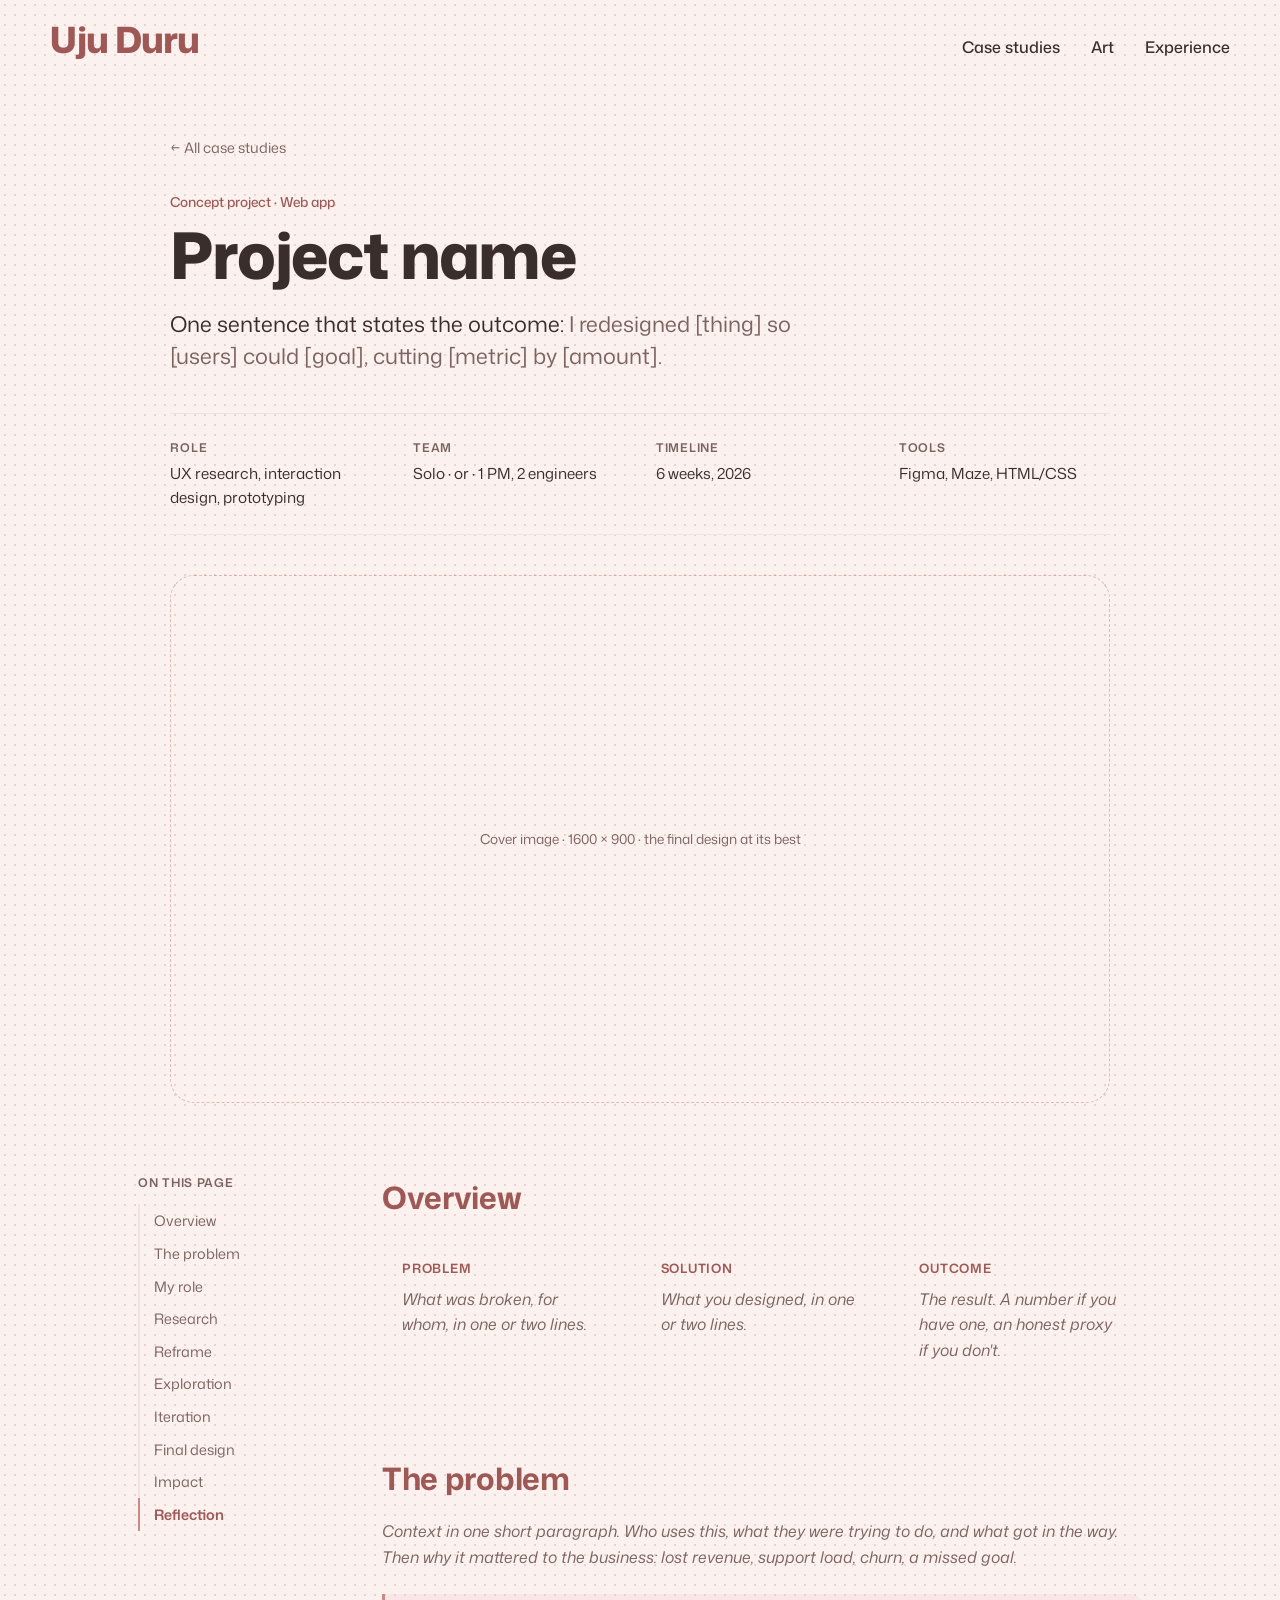
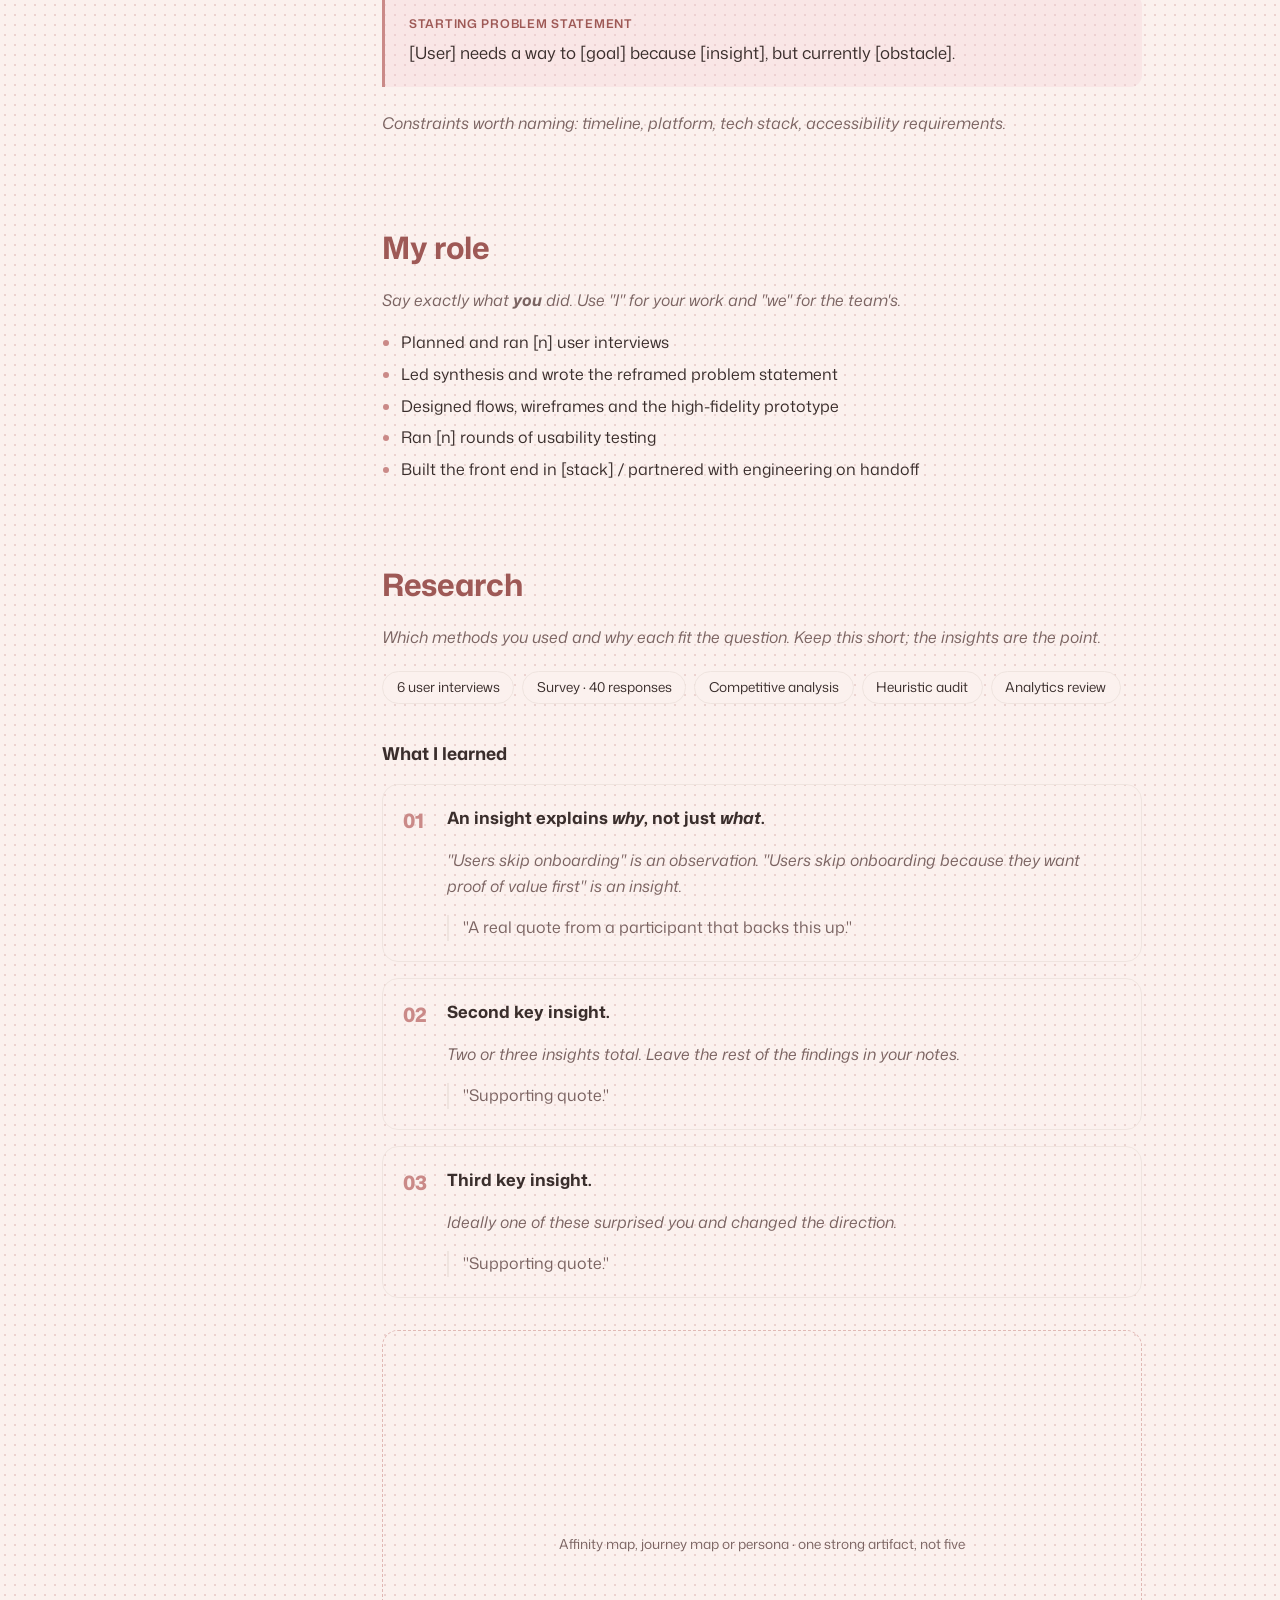
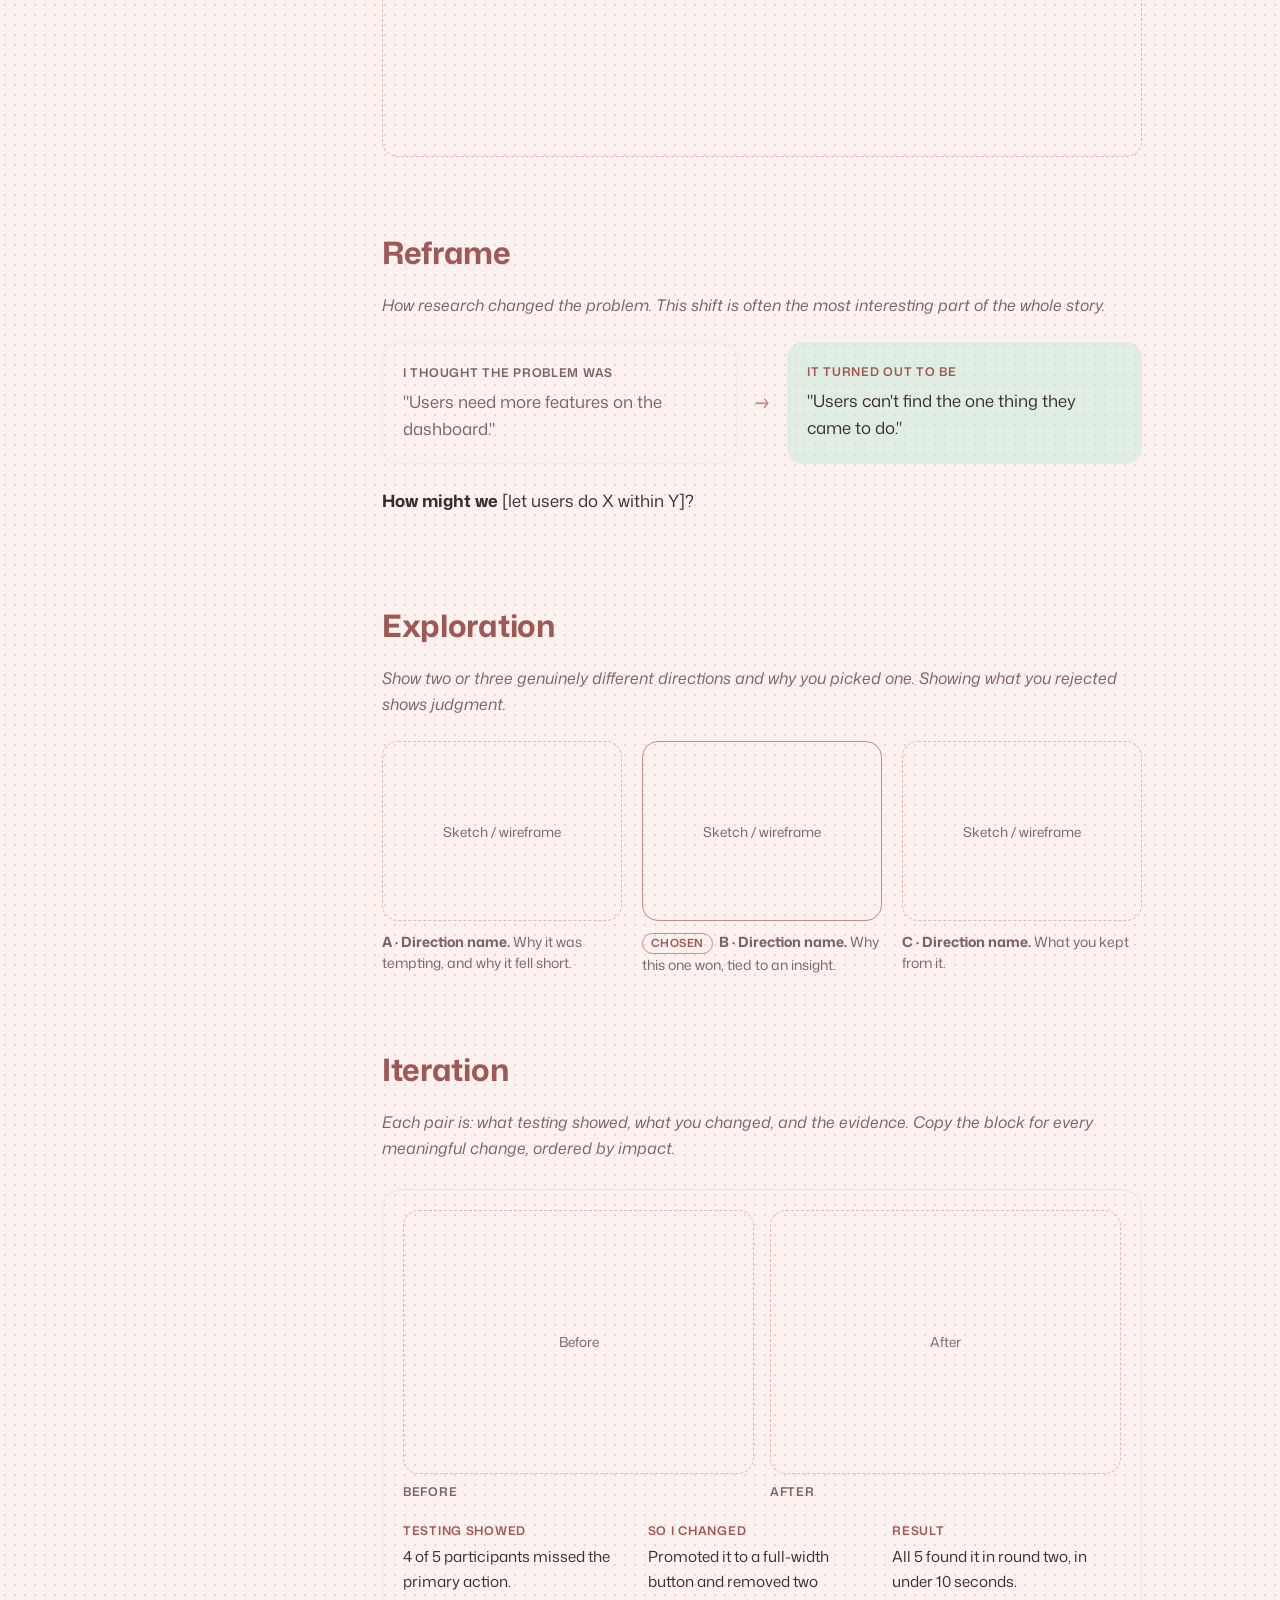
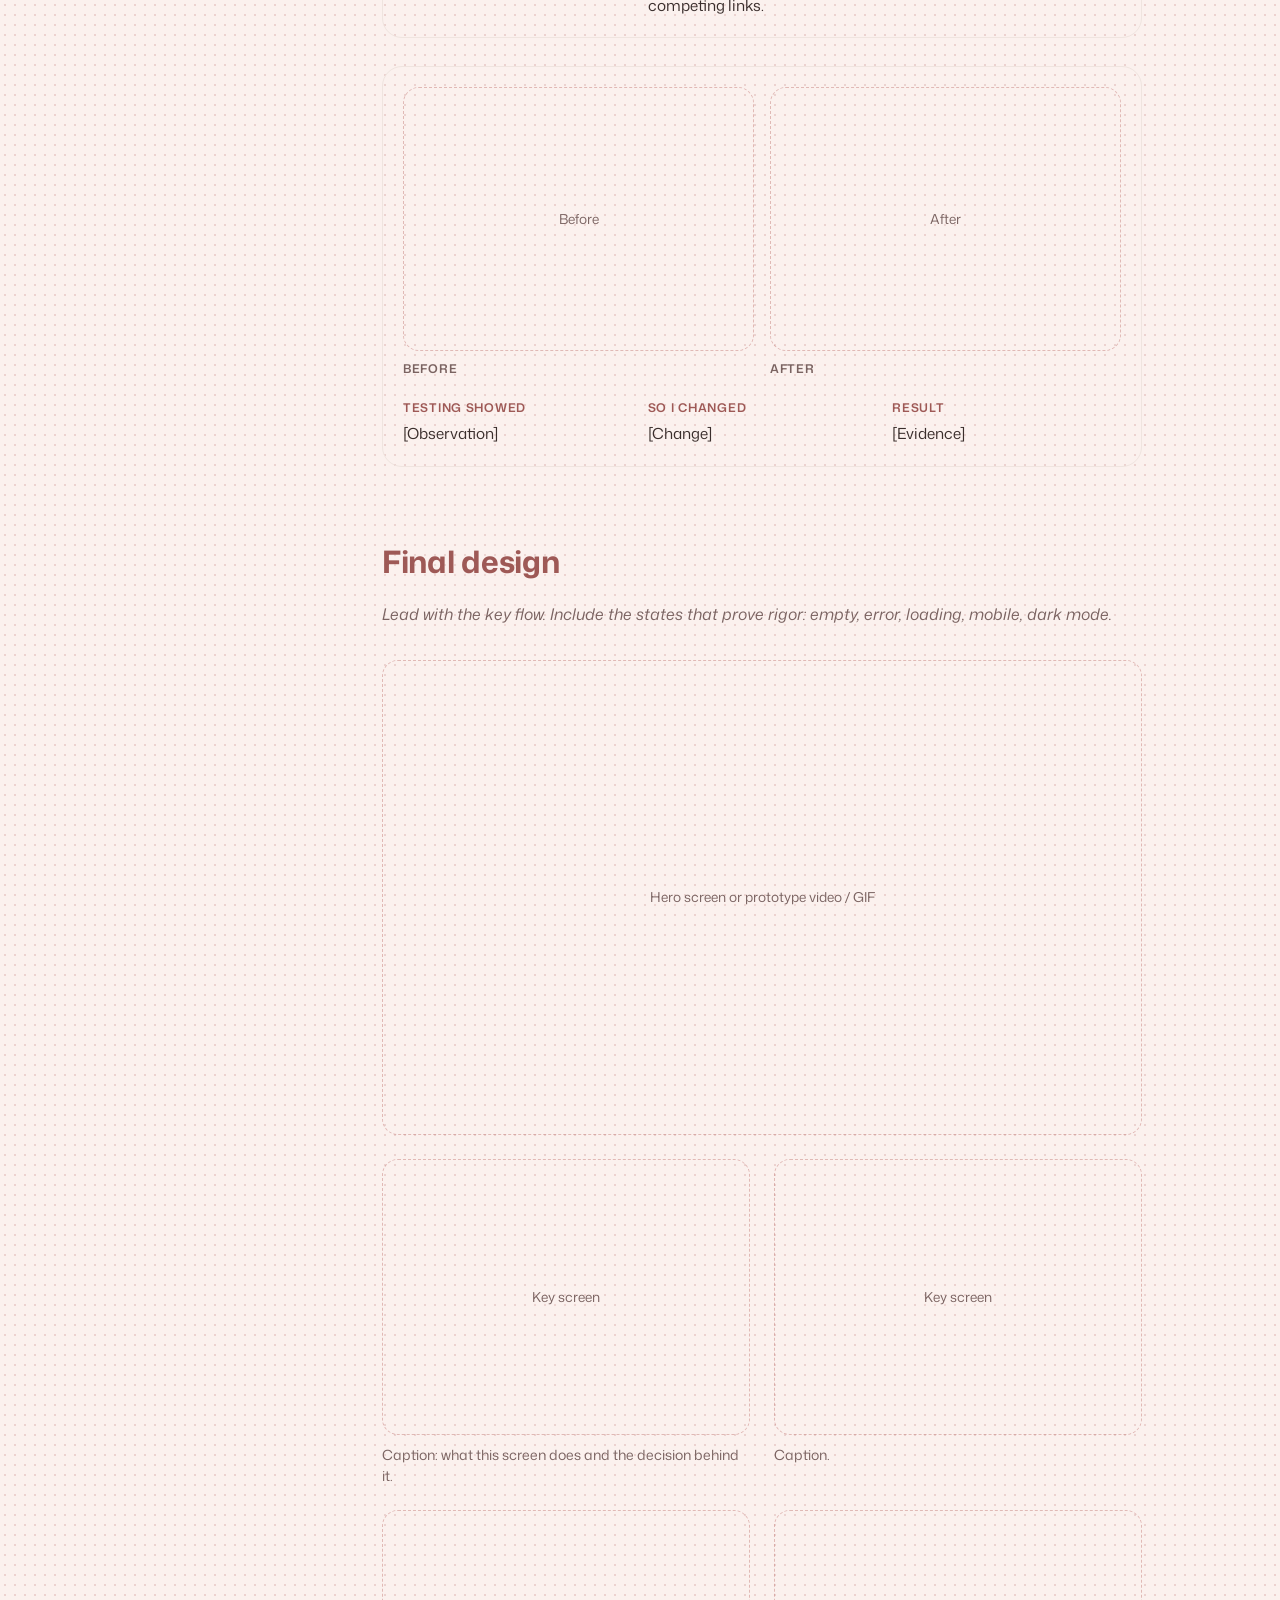
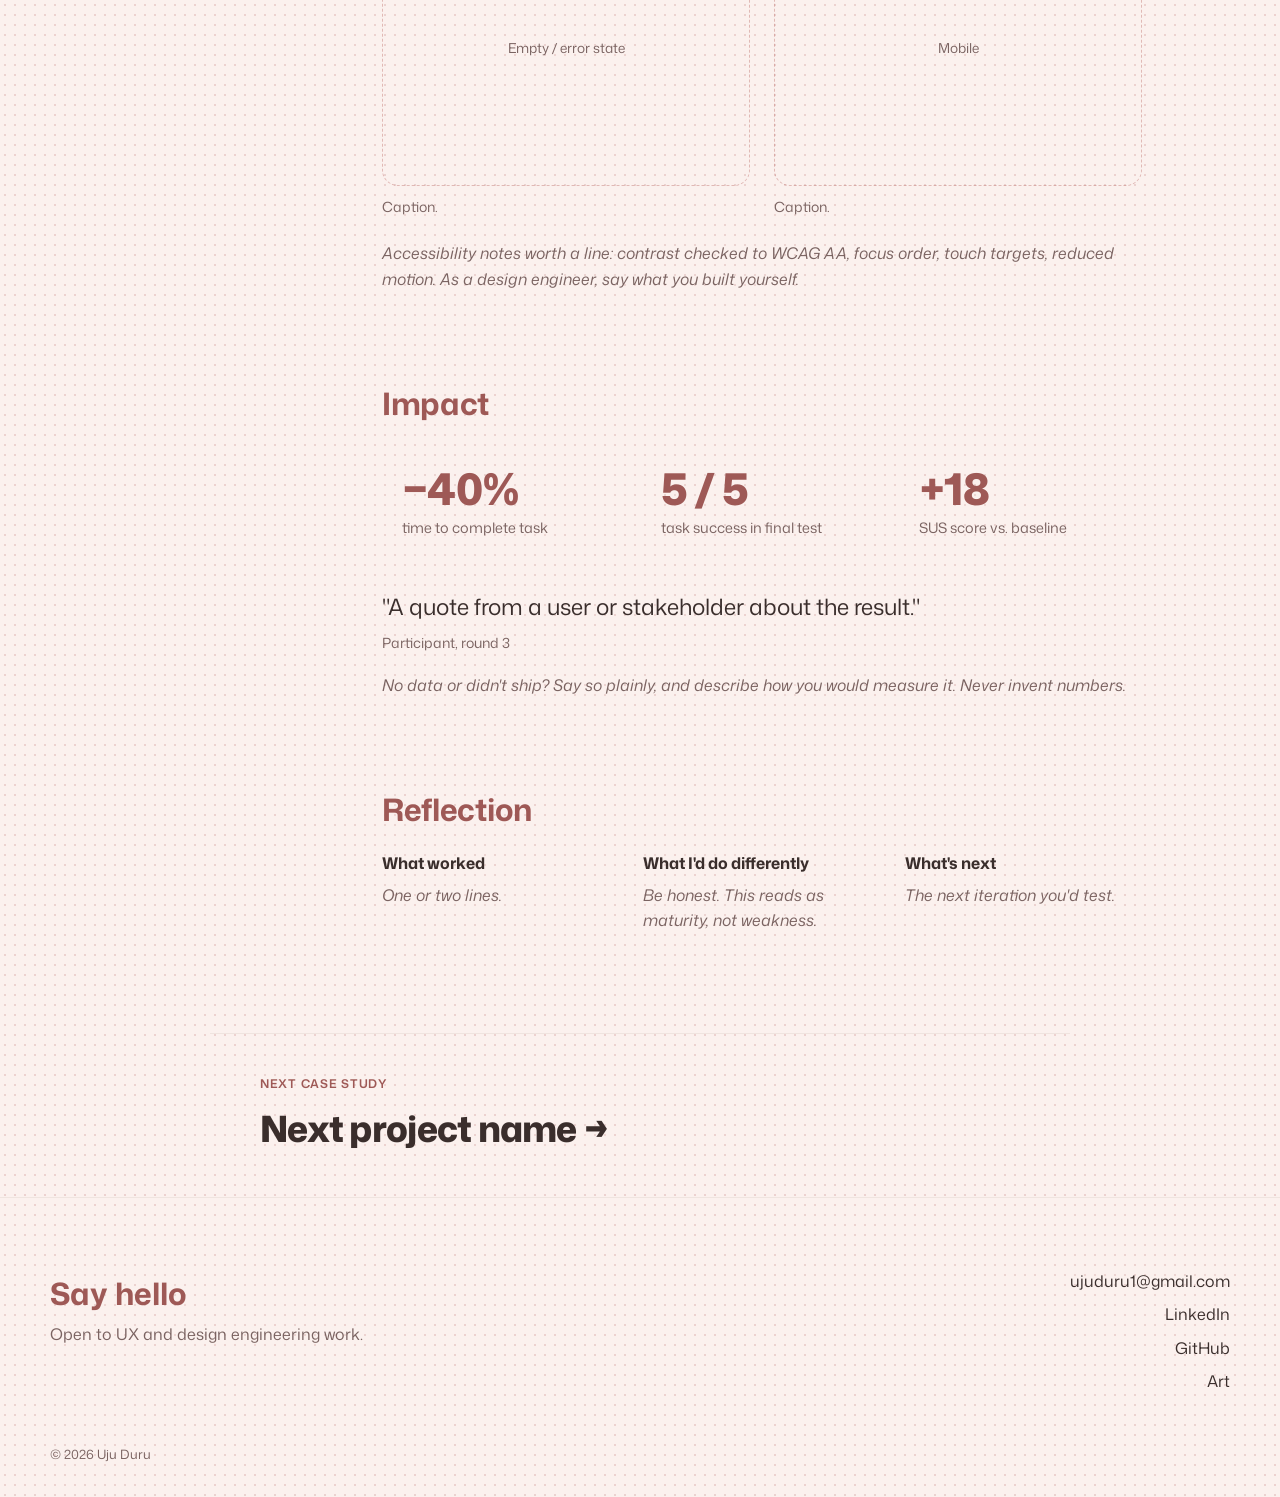
<file: case-studies/_template.html>
<!doctype html>
<html lang="en">
<head>
  <meta charset="utf-8">
  <meta name="viewport" content="width=device-width, initial-scale=1">
  <!-- TODO: project name -->
  <title>Project name — Uju Duru</title>
  <meta name="description" content="Case study: [one-line summary of the problem and outcome].">

  <link rel="preconnect" href="https://fonts.googleapis.com">
  <link rel="preconnect" href="https://fonts.gstatic.com" crossorigin>
  <link id="display-font" rel="stylesheet"
        href="https://fonts.googleapis.com/css2?family=Mona+Sans:wght@400;500;700;800&display=swap">

  <link rel="stylesheet" href="../css/style.css?v=7">
  <link rel="stylesheet" href="../css/case-study.css?v=1">
</head>
<body class="case">

<!-- ===================================================================
     CASE STUDY TEMPLATE
     How to use:
       1. Copy this file to case-studies/<slug>.html (e.g. activebuilding.html).
       2. Put images in assets/projects/<slug>/ and swap each .ph block for
          <figure><img src="../assets/projects/<slug>/x.png" alt="..."><figcaption>…</figcaption></figure>
       3. Replace every .hint paragraph with your own writing, then delete the hint.
       4. Point the card on index.html at the new page.
     Reviewers skim. Assume about two minutes per case study: lead with the outcome,
     caption every image, and cut anything that doesn't answer "why does this matter?"
     Confidential work: rename the product, round the numbers, rebuild screens
     with placeholder data. Keep the reasoning real.
     =================================================================== -->

  <header class="site-header">
    <a class="wordmark" href="../index.html">Uju Duru</a>
    <nav class="site-nav" aria-label="Main">
      <ul>
        <li><a href="../index.html#case-studies">Case studies</a></li>
        <li><a href="../index.html#art">Art</a></li>
        <li><a href="../index.html#experience">Experience</a></li>
      </ul>
    </nav>
  </header>

  <main>
    <!-- ============ HERO: what it is and how it ended, in ten seconds ============ -->
    <section class="cs-hero">
      <a class="cs-back" href="../index.html#case-studies">← All case studies</a>
      <p class="cs-eyebrow">Concept project · Web app</p>
      <h1 class="cs-title">Project name</h1>
      <p class="cs-lede">
        One sentence that states the outcome: <em>I redesigned [thing] so [users] could
        [goal], cutting [metric] by [amount].</em>
      </p>

      <dl class="cs-meta">
        <div><dt>Role</dt><dd>UX research, interaction design, prototyping</dd></div>
        <div><dt>Team</dt><dd>Solo · or · 1 PM, 2 engineers</dd></div>
        <div><dt>Timeline</dt><dd>6 weeks, 2026</dd></div>
        <div><dt>Tools</dt><dd>Figma, Maze, HTML/CSS</dd></div>
      </dl>

      <div class="ph ph-cover" role="img" aria-label="Placeholder for the cover image">
        <span>Cover image · 1600 × 900 · the final design at its best</span>
      </div>
    </section>

    <div class="cs-layout">
      <!-- ============ ON THIS PAGE: sticky on wide screens ============ -->
      <nav class="cs-toc" aria-label="On this page">
        <p class="cs-toc-title">On this page</p>
        <ol>
          <li><a href="#overview">Overview</a></li>
          <li><a href="#problem">The problem</a></li>
          <li><a href="#role">My role</a></li>
          <li><a href="#research">Research</a></li>
          <li><a href="#reframe">Reframe</a></li>
          <li><a href="#exploration">Exploration</a></li>
          <li><a href="#iteration">Iteration</a></li>
          <li><a href="#final">Final design</a></li>
          <li><a href="#impact">Impact</a></li>
          <li><a href="#reflection">Reflection</a></li>
        </ol>
      </nav>

      <article class="cs-body">

        <!-- ============ 1. OVERVIEW / TL;DR ============ -->
        <section id="overview" class="cs-section">
          <h2>Overview</h2>
          <div class="tldr">
            <div class="tldr-item">
              <h3>Problem</h3>
              <p class="hint">What was broken, for whom, in one or two lines.</p>
            </div>
            <div class="tldr-item">
              <h3>Solution</h3>
              <p class="hint">What you designed, in one or two lines.</p>
            </div>
            <div class="tldr-item">
              <h3>Outcome</h3>
              <p class="hint">The result. A number if you have one, an honest proxy if you don't.</p>
            </div>
          </div>
        </section>

        <!-- ============ 2. THE PROBLEM ============ -->
        <section id="problem" class="cs-section">
          <h2>The problem</h2>
          <p class="hint">
            Context in one short paragraph. Who uses this, what they were trying to do, and
            what got in the way. Then why it mattered to the business: lost revenue, support
            load, churn, a missed goal.
          </p>
          <blockquote class="cs-statement">
            <span class="label">Starting problem statement</span>
            [User] needs a way to [goal] because [insight], but currently [obstacle].
          </blockquote>
          <p class="hint">Constraints worth naming: timeline, platform, tech stack, accessibility requirements.</p>
        </section>

        <!-- ============ 3. MY ROLE ============ -->
        <section id="role" class="cs-section">
          <h2>My role</h2>
          <p class="hint">Say exactly what <strong>you</strong> did. Use "I" for your work and "we" for the team's.</p>
          <ul class="cs-list">
            <li>Planned and ran [n] user interviews</li>
            <li>Led synthesis and wrote the reframed problem statement</li>
            <li>Designed flows, wireframes and the high-fidelity prototype</li>
            <li>Ran [n] rounds of usability testing</li>
            <li>Built the front end in [stack] / partnered with engineering on handoff</li>
          </ul>
        </section>

        <!-- ============ 4. RESEARCH ============ -->
        <section id="research" class="cs-section">
          <h2>Research</h2>
          <p class="hint">Which methods you used and why each fit the question. Keep this short; the insights are the point.</p>
          <ul class="chips" aria-label="Methods">
            <li>6 user interviews</li>
            <li>Survey · 40 responses</li>
            <li>Competitive analysis</li>
            <li>Heuristic audit</li>
            <li>Analytics review</li>
          </ul>

          <h3 class="cs-sub">What I learned</h3>
          <div class="insights">
            <div class="insight">
              <span class="insight-num">01</span>
              <p class="insight-head">An insight explains <em>why</em>, not just <em>what</em>.</p>
              <p class="hint">"Users skip onboarding" is an observation. "Users skip onboarding because they want proof of value first" is an insight.</p>
              <p class="insight-quote">"A real quote from a participant that backs this up."</p>
            </div>
            <div class="insight">
              <span class="insight-num">02</span>
              <p class="insight-head">Second key insight.</p>
              <p class="hint">Two or three insights total. Leave the rest of the findings in your notes.</p>
              <p class="insight-quote">"Supporting quote."</p>
            </div>
            <div class="insight">
              <span class="insight-num">03</span>
              <p class="insight-head">Third key insight.</p>
              <p class="hint">Ideally one of these surprised you and changed the direction.</p>
              <p class="insight-quote">"Supporting quote."</p>
            </div>
          </div>

          <div class="ph ph-wide" role="img" aria-label="Placeholder for a synthesis artifact">
            <span>Affinity map, journey map or persona · one strong artifact, not five</span>
          </div>
        </section>

        <!-- ============ 5. REFRAME ============ -->
        <section id="reframe" class="cs-section">
          <h2>Reframe</h2>
          <p class="hint">How research changed the problem. This shift is often the most interesting part of the whole story.</p>
          <div class="reframe">
            <div class="reframe-card is-before">
              <span class="label">I thought the problem was</span>
              <p>"Users need more features on the dashboard."</p>
            </div>
            <span class="reframe-arrow" aria-hidden="true">→</span>
            <div class="reframe-card is-after">
              <span class="label">It turned out to be</span>
              <p>"Users can't find the one thing they came to do."</p>
            </div>
          </div>
          <p class="cs-hmw"><strong>How might we</strong> [let users do X within Y]?</p>
        </section>

        <!-- ============ 6. EXPLORATION ============ -->
        <section id="exploration" class="cs-section">
          <h2>Exploration</h2>
          <p class="hint">Show two or three genuinely different directions and why you picked one. Showing what you rejected shows judgment.</p>
          <div class="directions">
            <figure class="direction">
              <div class="ph" role="img" aria-label="Placeholder for direction A sketch"><span>Sketch / wireframe</span></div>
              <figcaption><strong>A · Direction name.</strong> Why it was tempting, and why it fell short.</figcaption>
            </figure>
            <figure class="direction is-chosen">
              <div class="ph" role="img" aria-label="Placeholder for direction B sketch"><span>Sketch / wireframe</span></div>
              <figcaption><span class="chosen-tag">Chosen</span><strong>B · Direction name.</strong> Why this one won, tied to an insight.</figcaption>
            </figure>
            <figure class="direction">
              <div class="ph" role="img" aria-label="Placeholder for direction C sketch"><span>Sketch / wireframe</span></div>
              <figcaption><strong>C · Direction name.</strong> What you kept from it.</figcaption>
            </figure>
          </div>
        </section>

        <!-- ============ 7. ITERATION — the heart of it ============ -->
        <section id="iteration" class="cs-section">
          <h2>Iteration</h2>
          <p class="hint">
            Each pair is: what testing showed, what you changed, and the evidence. Copy the
            block for every meaningful change, ordered by impact.
          </p>

          <div class="iteration">
            <div class="iter-pair">
              <figure>
                <div class="ph" role="img" aria-label="Placeholder for the before screen"><span>Before</span></div>
                <figcaption>Before</figcaption>
              </figure>
              <figure>
                <div class="ph" role="img" aria-label="Placeholder for the after screen"><span>After</span></div>
                <figcaption>After</figcaption>
              </figure>
            </div>
            <dl class="iter-why">
              <div><dt>Testing showed</dt><dd>4 of 5 participants missed the primary action.</dd></div>
              <div><dt>So I changed</dt><dd>Promoted it to a full-width button and removed two competing links.</dd></div>
              <div><dt>Result</dt><dd>All 5 found it in round two, in under 10 seconds.</dd></div>
            </dl>
          </div>

          <div class="iteration">
            <div class="iter-pair">
              <figure>
                <div class="ph" role="img" aria-label="Placeholder for the before screen"><span>Before</span></div>
                <figcaption>Before</figcaption>
              </figure>
              <figure>
                <div class="ph" role="img" aria-label="Placeholder for the after screen"><span>After</span></div>
                <figcaption>After</figcaption>
              </figure>
            </div>
            <dl class="iter-why">
              <div><dt>Testing showed</dt><dd>[Observation]</dd></div>
              <div><dt>So I changed</dt><dd>[Change]</dd></div>
              <div><dt>Result</dt><dd>[Evidence]</dd></div>
            </dl>
          </div>
        </section>

        <!-- ============ 8. FINAL DESIGN ============ -->
        <section id="final" class="cs-section">
          <h2>Final design</h2>
          <p class="hint">Lead with the key flow. Include the states that prove rigor: empty, error, loading, mobile, dark mode.</p>

          <div class="ph ph-wide ph-tall" role="img" aria-label="Placeholder for the hero screen or prototype video">
            <span>Hero screen or prototype video / GIF</span>
          </div>

          <div class="gallery">
            <figure>
              <div class="ph" role="img" aria-label="Placeholder for a key screen"><span>Key screen</span></div>
              <figcaption>Caption: what this screen does and the decision behind it.</figcaption>
            </figure>
            <figure>
              <div class="ph" role="img" aria-label="Placeholder for a key screen"><span>Key screen</span></div>
              <figcaption>Caption.</figcaption>
            </figure>
            <figure>
              <div class="ph" role="img" aria-label="Placeholder for an edge-case state"><span>Empty / error state</span></div>
              <figcaption>Caption.</figcaption>
            </figure>
            <figure>
              <div class="ph" role="img" aria-label="Placeholder for the mobile view"><span>Mobile</span></div>
              <figcaption>Caption.</figcaption>
            </figure>
          </div>

          <p class="hint">
            Accessibility notes worth a line: contrast checked to WCAG AA, focus order,
            touch targets, reduced motion. As a design engineer, say what you built yourself.
          </p>
        </section>

        <!-- ============ 9. IMPACT ============ -->
        <section id="impact" class="cs-section">
          <h2>Impact</h2>
          <div class="stats">
            <div class="stat"><span class="stat-num">−40%</span><span class="stat-label">time to complete task</span></div>
            <div class="stat"><span class="stat-num">5 / 5</span><span class="stat-label">task success in final test</span></div>
            <div class="stat"><span class="stat-num">+18</span><span class="stat-label">SUS score vs. baseline</span></div>
          </div>
          <blockquote class="cs-quote">
            "A quote from a user or stakeholder about the result."
            <cite>Participant, round 3</cite>
          </blockquote>
          <p class="hint">
            No data or didn't ship? Say so plainly, and describe how you would measure it.
            Never invent numbers.
          </p>
        </section>

        <!-- ============ 10. REFLECTION ============ -->
        <section id="reflection" class="cs-section">
          <h2>Reflection</h2>
          <div class="reflect">
            <div><h3>What worked</h3><p class="hint">One or two lines.</p></div>
            <div><h3>What I'd do differently</h3><p class="hint">Be honest. This reads as maturity, not weakness.</p></div>
            <div><h3>What's next</h3><p class="hint">The next iteration you'd test.</p></div>
          </div>
        </section>

      </article>
    </div>

    <!-- ============ NEXT PROJECT ============ -->
    <!-- TODO: point at the next case study -->
    <a class="cs-next" href="../index.html#case-studies">
      <span class="label">Next case study</span>
      <span class="cs-next-name">Next project name →</span>
    </a>
  </main>

  <footer class="site-footer">
    <div class="footer-inner">
      <div class="footer-say">
        <h2>Say hello</h2>
        <p>Open to UX and design engineering work.</p>
      </div>
      <ul class="footer-links">
        <li><a href="mailto:ujuduru1@gmail.com">ujuduru1@gmail.com</a></li>
        <li><a href="#" data-todo="linkedin url">LinkedIn</a></li>
        <li><a href="#" data-todo="github url">GitHub</a></li>
        <li><a href="#" data-todo="instagram / art url">Art</a></li>
      </ul>
    </div>
    <p class="footer-fine">© <span id="year">2026</span> Uju Duru</p>
  </footer>

  <script src="../js/site.js?v=7"></script>
  <script src="../js/case-study.js?v=1"></script>
</body>
</html>
</file>
<file: css/style.css>
/* ===========================================================
   Uju Duru — portfolio
   Tokens first. Replace the colour values with your Figma ones;
   nothing else needs to change.
   =========================================================== */

:root {
  /* --- Type ---------------------------------------------------
     Display font options (all on Google Fonts). To switch, change
     this value AND the <link> in index.html:
       'Albert Sans'      — clean, neutral, friendly
       'Alexandria'       — geometric, a little wide
       'Hanken Grotesk'   — grotesk, very legible
       'Maven Pro'        — rounded, playful
       'Merriweather Sans'— sturdy, humanist
       'Mona Sans'        — wide weight range, modern  ← current
       'MuseoModerno'     — the most playful of the seven
  */
  --font-display: 'Mona Sans', system-ui, -apple-system, sans-serif;
  --font-body: var(--font-display);

  --step-name: clamp(1.5rem, 1.1rem + 1.6vw, 2.25rem);
  --step-nav: clamp(0.9rem, 0.85rem + 0.2vw, 1rem);
  --step-h2: clamp(1.4rem, 1.2rem + 0.9vw, 2rem);

  /* --- Colour -------------------------------------------------
     Cream + pink. The pink has two jobs and two values, because
     #CA8A88 on #FFFDF8 is 2.75:1 — too low for body text (needs
     4.5:1) and even for large text (needs 3:1).
       --accent      #CA8A88  your pink, for rules, hovers, accents
       --accent-ink  #9E5956  same hue, darkened to 5.1:1, for pink TEXT
       --ink         #3A2E2C  warm near-black, 12.9:1, for reading
  */
  /* Page base. Three options, switchable with ?bg=cream | white | sky
     so you can compare them on the real page. */
  --cream: #FFFDF8;
  --white: #FFFFFF;
  --blush: #FBF1EE;
  --page: var(--blush);

  --bg: var(--page);
  --ink: #3A2E2C;
  --ink-soft: #7A6361;
  --rule: #EFE4DF;
  --accent: #CA8A88;
  --accent-ink: #9E5956;

  /* Dot grid, like sketchbook paper. A regular square grid rather than an
     offset one: dot-grid notebooks are square, and the even rhythm is what
     reads as "something you could draw on". */
  --dot: rgba(202, 138, 136, 0.30);
  --dot-gap: 10px;
  --dot-r: 0.9px;

  /* used by the project-card placeholder wash */
  --bubble-skin: rgba(255, 255, 255, 0.45);
  --bubble-edge: rgba(202, 138, 136, 0.55);

  /* Pastels, one per interest. Soft enough to sit on sky without
     competing with the sketch inside. */
  --p-lilac:  #D9CCF0;
  --p-sky:    #BFD8F2;
  --p-rose:   #F2C9D4;
  --p-peach:  #F7D4B8;
  --p-mint:   #BFE6D4;
  --p-butter: #F6E3A8;

  /* --- Layout ------------------------------------------------ */
  --gutter: clamp(1.25rem, 0.75rem + 3vw, 4rem);
  --header-pad: 1.25rem;   /* equal top and bottom */
  --measure: 68ch;
}

:root[data-bg="white"] { --page: var(--white); }
:root[data-bg="cream"] { --page: var(--cream); }

/* --- Dark: a night sky, not a brown room -------------------------------
   Deliberately NOT applied on bare `prefers-color-scheme: dark`. The site is
   light by default for everyone; dark arrives only when the visitor chooses
   it, or chooses "auto" and their system is dark. -------------------------- */
@media (prefers-color-scheme: dark) {
  :root[data-theme="auto"] {
    --bg: #121823;
    --ink: #EEF2F8;
    --ink-soft: #A9B4C4;
    --rule: #252E3C;
    --accent: #E0A5A2;
    --accent-ink: #E8B8B5;
    --dot: rgba(224, 165, 162, 0.22);
    --bubble-skin: rgba(232, 238, 247, 0.07);
    --bubble-edge: rgba(224, 165, 162, 0.5);
  }
}
:root[data-theme="dark"] {
  --bg: #121823;
  --ink: #EEF2F8;
  --ink-soft: #A9B4C4;
  --rule: #252E3C;
  --accent: #E0A5A2;
  --accent-ink: #E8B8B5;
  --dot: rgba(224, 165, 162, 0.22);
  --bubble-skin: rgba(232, 238, 247, 0.07);
  --bubble-edge: rgba(224, 165, 162, 0.5);
}

/* ---------- Reset-ish ---------- */
*, *::before, *::after { box-sizing: border-box; }
html { -webkit-text-size-adjust: 100%; }
body {
  margin: 0;
  background-color: var(--bg);
  background-image: radial-gradient(circle at center,
    var(--dot) var(--dot-r), transparent calc(var(--dot-r) + 0.5px));
  background-size: var(--dot-gap) var(--dot-gap);
  color: var(--ink);
  font-family: var(--font-body);
  font-size: 1rem;
  line-height: 1.6;
  -webkit-font-smoothing: antialiased;
}
img, svg { max-width: 100%; height: auto; display: block; }
a { color: inherit; }

.visually-hidden {
  position: absolute; width: 1px; height: 1px;
  padding: 0; margin: -1px; overflow: hidden;
  clip: rect(0 0 0 0); white-space: nowrap; border: 0;
}

/* ===========================================================
   HEADER — name left, links right, space-between
   =========================================================== */
.site-header {
  display: flex;
  justify-content: space-between;
  align-items: baseline;
  gap: 1.5rem;
  flex-wrap: wrap;
  padding: var(--header-pad) var(--gutter);
}

.wordmark {
  font-family: var(--font-display);
  font-size: var(--step-name);
  font-weight: 800;
  letter-spacing: -0.02em;
  text-decoration: none;
  line-height: 1.1;
}
.wordmark { color: var(--accent-ink); }
.wordmark:hover { color: var(--ink); }

.site-nav ul {
  display: flex;
  align-items: baseline;
  gap: clamp(1rem, 0.5rem + 1.8vw, 2.25rem);
  margin: 0; padding: 0;
  list-style: none;
}
.site-nav a {
  font-family: var(--font-display);
  font-size: var(--step-nav);
  font-weight: 500;
  text-decoration: none;
  padding-bottom: 2px;
  border-bottom: 1.5px solid transparent;
}
.site-nav a:hover,
.site-nav a:focus-visible { border-bottom-color: var(--accent); }

/* ===========================================================
   HERO — the sticker page
   =========================================================== */
/* The hero fills the screen below the header and centres itself in it, so the
   whole composition — Uju, the stickers, the hint and the controls — is visible
   the moment the page opens instead of running off the bottom. */
.scene {
  min-height: calc(100svh - 80px);
  display: flex;
  flex-direction: column;
  justify-content: center;
  padding: clamp(0.5rem, 1vw, 1.5rem) var(--gutter) clamp(1rem, 2vw, 2rem);
}

.stage {
  position: relative;
  /* Height-led rather than width-led: the stage takes what the viewport has
     left over, and its width follows from the ratio. */
  height: min(calc(100svh - 240px), 760px);
  width: 100%;
  max-width: 1800px;
  margin-inline: auto;
  min-height: 360px;
  /* container-type: size exposes cqh as well as cqw. Stickers are sized from
     the stage's HEIGHT so the arc keeps its proportions when the stage gets
     wider, instead of swelling with the width. */
  container-type: size;
}

/* Uju: drawn into the paper. No border, no shadow, no lift — the one thing
   on this page that cannot be peeled off. */
.me {
  position: absolute;
  inset: 50% auto auto 50%;
  /* The drawing's bounding box is centred but its ink is not: the knees and
     legs carry the weight to the right, putting the visual centre 10.3% of the
     width right of the box centre. Nudging left by that much balances the gap
     to the stickers on each side. */
  translate: -57.9% -50%;
  height: 71%;
  width: auto;
  max-width: 56%;
  margin: 0;
}
.me img { height: 100%; width: auto; object-fit: contain; }
.me .placeholder-note { display: none; }
.me.is-placeholder {
  aspect-ratio: 1;
  display: grid;
  place-items: center;
  border: 1.5px dashed var(--rule);
  border-radius: 50%;
}
.me.is-placeholder .placeholder-note {
  display: block;
  font-size: 0.8rem;
  color: var(--ink-soft);
}

/* ---------- Sticker placement ----------
   Kept here rather than inline so the mobile block below can
   override it; inline styles would win over any media query.
   --size drives the LONGEST edge, so a wide drawing needs a bigger
   box to end up the same height as a tall one. */
.sticker[data-sound="reading"] { --x: 23.9%; --y: 18.3%; --tilt: -13deg; --size: clamp(58px, 29.17cqh, 321px); }
.sticker[data-sound="singing"] { --x: 13.8%; --y: 52.1%; --tilt: 10deg; --size: clamp(50px, 25.00cqh, 275px); }
.sticker[data-sound="drawing"] { --x: 26.3%; --y: 80.6%; --tilt: -4deg; --size: clamp(50px, 25.00cqh, 275px); }
.sticker[data-sound="plane"] { --x: 76.1%; --y: 18.3%; --tilt: 6deg; --size: clamp(50px, 25.00cqh, 275px); }
.sticker[data-sound="guitar"] { --x: 86.2%; --y: 52.1%; --tilt: -15deg; --size: clamp(50px, 25.00cqh, 275px); }
.sticker[data-sound="games"] { --x: 73.7%; --y: 80.6%; --tilt: 12deg; --size: clamp(58px, 29.09cqh, 320px); }

@media (max-width: 560px) {
  .sticker[data-sound="reading"] { --x: 29%; --size: clamp(44px, 22.17cqh, 244px); }
  .sticker[data-sound="singing"] { --x: 17%; --size: clamp(38px, 19.00cqh, 209px); }
  .sticker[data-sound="drawing"] { --x: 27%; --size: clamp(38px, 19.00cqh, 209px); }
  .sticker[data-sound="plane"] { --x: 71%; --size: clamp(38px, 19.00cqh, 209px); }
  .sticker[data-sound="guitar"] { --x: 83%; --size: clamp(38px, 19.00cqh, 209px); }
  .sticker[data-sound="games"] { --x: 73%; --size: clamp(44px, 22.11cqh, 243px); }
}

/* ---------- Stickers ---------- */
.sticker[data-sound="reading"] { --tint: var(--p-lilac); }
.sticker[data-sound="plane"]   { --tint: var(--p-sky); }
.sticker[data-sound="singing"] { --tint: var(--p-rose); }
.sticker[data-sound="drawing"] { --tint: var(--p-peach); }
.sticker[data-sound="guitar"]  { --tint: var(--p-butter); }
.sticker[data-sound="games"]   { --tint: var(--p-mint); }

.sticker {
  position: absolute;
  left: var(--x);
  top: var(--y);
  width: var(--size);
  height: var(--size);
  translate: -50% -50%;
  rotate: var(--tilt, 0deg);     /* stickers are never applied straight */
  padding: 0;
  border: 0;
  background: none;
  font: inherit;
  cursor: grab;
}

/* The die cut: a white edge around the art, the way a cut sticker keeps a
   margin of backing. The lift happens on this inner layer so the outer one
   stays free to carry the sticker across to the tray. */
.sticker-inner {
  display: grid;
  place-items: center;
  width: 100%;
  height: 100%;
  border-radius: 24%;
  background: color-mix(in srgb, var(--tint) 34%, #FFFFFF);
  border: 4px solid #FFFFFF;
  box-shadow: 0 2px 4px rgba(58, 46, 44, 0.16);
  transform-origin: 14% 14%;
  transition: transform 220ms cubic-bezier(0.2, 0.7, 0.3, 1), box-shadow 220ms ease;
  will-change: transform;
}

/* Hover is the invitation; the click commits. Rotating about the top-left
   origin lifts the opposite corner toward the reader. */
.sticker:hover .sticker-inner,
.sticker:focus-visible .sticker-inner {
  transform: perspective(620px) rotate3d(-1, 1, 0, 17deg) translateZ(6px);
  box-shadow: 0 12px 20px rgba(58, 46, 44, 0.20);
}

/* One sticker starts already peeled a little, which teaches the whole
   interaction without a word of instruction. */
.sticker[data-started] .sticker-inner {
  transform: perspective(620px) rotate3d(-1, 1, 0, 11deg) translateZ(3px);
  box-shadow: 0 8px 14px rgba(58, 46, 44, 0.18);
}

/* No hover on touch, so every sticker wears a lifted corner at rest. */
@media (hover: none) {
  .sticker .sticker-inner {
    transform: perspective(620px) rotate3d(-1, 1, 0, 10deg) translateZ(3px);
    box-shadow: 0 8px 14px rgba(58, 46, 44, 0.18);
  }
}

.sticker:focus-visible { outline: 2px solid var(--accent); outline-offset: 4px; }
.sticker:active { cursor: grabbing; }

.sticker-art {
  width: 64%;
  height: 64%;
  object-fit: contain;
  pointer-events: none;
  user-select: none;
  /* drop-shadow traces the artwork's alpha rather than its box, so once the
     die cut is drawn into the PNG the shadow follows the cut edge. */
  filter: drop-shadow(0 2px 3px rgba(58, 46, 44, 0.18));
  transition: filter 220ms ease;
}

/* A coloured glow behind the art on hover — the sticker catching the light. */
.sticker:hover .sticker-art,
.sticker:focus-visible .sticker-art {
  filter:
    drop-shadow(0 6px 10px rgba(58, 46, 44, 0.22))
    drop-shadow(0 0 9px color-mix(in srgb, var(--tint) 75%, transparent));
}

/* The gloss sweep. Masked by the artwork's own alpha (--art, set in JS from
   whichever file actually loaded), so the highlight runs across the sticker
   shape instead of a rectangle — which is what makes it read as laminate. */
.sticker-shine {
  position: absolute;
  width: 64%;
  height: 64%;
  pointer-events: none;
  opacity: 0;
  background: linear-gradient(105deg,
    transparent 38%,
    rgba(255, 255, 255, 0.78) 48%,
    rgba(255, 255, 255, 0.95) 51%,
    transparent 62%);
  background-size: 260% 100%;
  background-position: 140% 0;
  mask-image: var(--art, none);
  mask-size: contain;
  mask-position: center;
  mask-repeat: no-repeat;
  -webkit-mask-image: var(--art, none);
  -webkit-mask-size: contain;
  -webkit-mask-position: center;
  -webkit-mask-repeat: no-repeat;
  transition: opacity 180ms ease;
}
.sticker:hover .sticker-shine,
.sticker:focus-visible .sticker-shine {
  opacity: 1;
  animation: shine-sweep 820ms cubic-bezier(0.3, 0.6, 0.3, 1);
}
@keyframes shine-sweep {
  from { background-position: 140% 0; }
  to   { background-position: -45% 0; }
}

/* A second, slower glimmer on the sticker that rests already lifted, so the
   one teaching the interaction also catches the eye. */
.sticker[data-started] .sticker-shine {
  opacity: 0.55;
  animation: shine-sweep 2.6s cubic-bezier(0.3, 0.6, 0.3, 1) 1.2s 2;
}

/* Always in the accessibility tree; visible only when a drawing is missing. */
.sticker-label {
  position: absolute;
  width: 1px; height: 1px;
  margin: -1px; padding: 0;
  overflow: hidden;
  clip: rect(0 0 0 0);
  white-space: nowrap;
}
.sticker.no-art .sticker-shine { display: none; }
.sticker.no-art .sticker-label {
  position: static;
  width: auto; height: auto;
  margin: 0; overflow: visible;
  clip: auto; white-space: normal;
  font-size: 0.8rem;
  color: var(--ink);
}

/* ---------------------------------------------------------------
   CONTOUR ART
   When the drawings carry their own white die cut, every bit of chrome
   underneath them is wrong — the sticker should BE the shape, with no
   white space of its own. Set data-art="contour" on <body> and the
   circle, the pastel fill and the card shadow all drop away, leaving the
   artwork, a shadow tracing its cut edge, and the gloss.

   It sits on <body> rather than .stage so the tray copies change too;
   otherwise peeled stickers would land as circles.
   --------------------------------------------------------------- */
.sticker[data-art="contour"] .sticker-inner,
body[data-art="contour"] .sticker-inner {
  background: none;
  border: 0;
  box-shadow: none;
  border-radius: 0;
}
.sticker[data-art="contour"] .sticker-art,
.sticker[data-art="contour"] .sticker-shine,
body[data-art="contour"] .sticker-art,
body[data-art="contour"] .sticker-shine {
  width: 100%;
  height: 100%;
}
/* The lift shadow is a box-shadow on a square element. With no square to cast
   it, it shows as a floating rectangle around transparent art — most obvious on
   the book, which is wide and pale. In contour mode the lift is carried by a
   drop-shadow on the artwork instead, which follows the drawn edge.

   These selectors are deliberately long: they have to out-weigh
   .sticker:hover .sticker-inner and .sticker[data-started] .sticker-inner,
   which are more specific than the plain contour rule above. */
body[data-art="contour"] .sticker .sticker-inner,
body[data-art="contour"] .sticker:hover .sticker-inner,
body[data-art="contour"] .sticker:focus-visible .sticker-inner,
body[data-art="contour"] .sticker[data-started] .sticker-inner {
  box-shadow: none;
}
body[data-art="contour"] .sticker[data-started] .sticker-art {
  filter: drop-shadow(0 6px 9px rgba(58, 46, 44, 0.22));
}
body[data-art="contour"] .sticker:hover .sticker-art,
body[data-art="contour"] .sticker:focus-visible .sticker-art {
  filter:
    drop-shadow(0 9px 14px rgba(58, 46, 44, 0.26))
    drop-shadow(0 0 9px color-mix(in srgb, var(--tint) 70%, transparent));
}

.tray-item[data-art="contour"],
body[data-art="contour"] .tray-item {
  background: none;
  border: 0;
  box-shadow: none;
  border-radius: 0;
}
.tray-item[data-art="contour"] img,
body[data-art="contour"] .tray-item img {
  width: 100%;
  height: 100%;
}

/* The peel: the inner layer curls up, the outer one carries it to the tray.
   --fly-x / --fly-y are measured in JS, so the sticker lands where the tray is. */
.sticker.is-peeling {
  pointer-events: none;
  z-index: 5;
  animation: sticker-fly 640ms cubic-bezier(0.4, 0.05, 0.3, 1) forwards;
}
.sticker.is-peeling .sticker-inner {
  animation: sticker-curl 640ms cubic-bezier(0.4, 0.05, 0.3, 1) forwards;
}
@keyframes sticker-curl {
  0%   { transform: perspective(620px) rotate3d(-1, 1, 0, 17deg) translateZ(6px); }
  45%  { transform: perspective(620px) rotate3d(-1, 1, 0, 68deg) translateZ(26px); }
  100% { transform: perspective(620px) rotate3d(-1, 1, 0, 104deg) translateZ(34px); }
}
@keyframes sticker-fly {
  0%   { transform: none; opacity: 1; }
  70%  { opacity: 1; }
  100% { transform: translate(var(--fly-x, 0px), var(--fly-y, 0px)) scale(0.42); opacity: 0; }
}

.sticker[hidden] { display: none; }

/* ---------- The tray ---------- */
/* Nothing has been peeled yet, so there is nothing to show. It appears on the
   first peel, which also keeps the hero inside one screen. */
.tray.is-empty { display: none; }

.tray {
  max-width: 1100px;
  margin: clamp(1.5rem, 1rem + 2vw, 3rem) auto 0;
  perspective: 700px;
}
.tray-label {
  margin: 0 0 0.5rem;
  font-size: 0.85rem;
  color: var(--ink-soft);
}
.tray-count { opacity: 0.7; }

/* A shallow dish rather than a flat strip: tipped back a few degrees with an
   inner shadow, so peeled stickers look dropped in rather than lined up. */
.tray-items {
  display: flex;
  align-items: center;
  gap: 0.4rem;
  min-height: 86px;
  margin: 0;
  padding: 0.75rem 1rem;
  list-style: none;
  border: 1.5px dashed var(--rule);
  border-radius: 16px;
  box-shadow: inset 0 8px 16px rgba(58, 46, 44, 0.07);
  transform: rotateX(9deg);
  transform-origin: bottom center;
}
.tray-item {
  width: 54px;
  height: 54px;
  display: grid;
  place-items: center;
  border-radius: 24%;
  background: color-mix(in srgb, var(--tint) 34%, #FFFFFF);
  border: 3px solid #FFFFFF;
  box-shadow: 0 2px 5px rgba(58, 46, 44, 0.18);
  rotate: var(--tilt, 0deg);
  animation: tray-drop 260ms cubic-bezier(0.2, 0.8, 0.3, 1) backwards;
}
.tray-item img { width: 64%; height: 64%; object-fit: contain; }
@keyframes tray-drop {
  from { transform: translateY(-14px) scale(1.15); opacity: 0; }
  to   { transform: none; opacity: 1; }
}
.tray-restick { margin-top: 0.75rem; }

@media (prefers-reduced-motion: reduce) {
  .sticker-shine { animation: none; }
  .sticker-inner,
  .sticker.is-peeling,
  .sticker.is-peeling .sticker-inner,
  .tray-item { animation-duration: 1ms; transition-duration: 1ms; }
}

.scene-hint {
  text-align: center;
  color: var(--ink-soft);
  font-size: 0.9rem;
  margin: 1.5rem 0 0;
}

/* ===========================================================
   SECTION STUBS
   =========================================================== */
.band {
  padding: clamp(3rem, 2rem + 4vw, 6rem) var(--gutter);
  border-top: 1px solid var(--rule);
  margin-top: clamp(3rem, 2rem + 4vw, 6rem);
}
.band:first-of-type { margin-top: clamp(4rem, 3rem + 5vw, 8rem); }
.band h2 {
  color: var(--accent-ink);
  font-family: var(--font-display);
  font-size: var(--step-h2);
  font-weight: 700;
  letter-spacing: -0.01em;
  margin: 0 0 0.5rem;
}
.todo { color: var(--ink-soft); max-width: var(--measure); margin: 0; }

/* ===========================================================
   FOOTER
   =========================================================== */
.site-footer {
  border-top: 1px solid var(--rule);
  padding: clamp(2.5rem, 2rem + 3vw, 4.5rem) var(--gutter) 2rem;
}
.footer-inner {
  display: flex;
  justify-content: space-between;
  align-items: flex-start;
  flex-wrap: wrap;
  gap: 2rem;
}
.footer-say h2 {
  color: var(--accent-ink);
  font-family: var(--font-display);
  font-size: var(--step-h2);
  font-weight: 700;
  margin: 0 0 0.25rem;
}
.footer-say p { margin: 0; color: var(--ink-soft); }

.footer-links {
  display: flex;
  flex-direction: column;
  gap: 0.5rem;
  margin: 0; padding: 0;
  list-style: none;
  text-align: right;
}
.footer-links a {
  font-size: var(--step-nav);
  text-decoration: none;
  border-bottom: 1.5px solid transparent;
}
.footer-links a:hover,
.footer-links a:focus-visible { border-bottom-color: var(--accent); }

.footer-fine {
  margin: clamp(2rem, 1.5rem + 2vw, 3.5rem) 0 0;
  font-size: 0.8rem;
  color: var(--ink-soft);
}

@media (max-width: 560px) {
  /* A narrow stage is taller than it is wide, so the figure goes back to being
     width-led and gives some room back to the stickers. */
  .stage { height: auto; width: 100%; aspect-ratio: 3 / 4; }
  .me { height: auto; width: min(46%, 300px); max-width: none; }
  .me img { height: auto; width: 100%; }
  .site-header { align-items: flex-start; }
  .footer-links { text-align: left; }
  .stage { aspect-ratio: 3 / 4; }
}

/* ===========================================================
   MUTE — the storyboard asks for a visible control, and browsers
   block audio until someone interacts with the page anyway.
   =========================================================== */
.scene-controls {
  display: flex;
  justify-content: center;
  gap: 0.5rem;
  margin-top: 0.75rem;
}
.pill {
  padding: 0.35rem 0.9rem;
  font: inherit;
  font-size: 0.8rem;
  color: var(--ink-soft);
  background: transparent;
  border: 1px solid var(--rule);
  border-radius: 999px;
  cursor: pointer;
}
.pill:hover { border-color: var(--accent); color: var(--ink); }
.pill:focus-visible { outline: 2px solid var(--accent); outline-offset: 2px; }
.pill .mute-off { display: none; }
.pill[aria-pressed="true"] .mute-on { display: none; }
.pill[aria-pressed="true"] .mute-off { display: inline; }

/* ===========================================================
   CASE STUDY CARDS — swipe, scroll or use the arrows
   The track runs edge to edge so the next card peeks in from
   the right; that peek is what tells people it swipes.
   =========================================================== */
.band-carousel { padding-inline: 0; }

.band-head {
  display: flex;
  justify-content: space-between;
  align-items: center;
  gap: 1rem;
  padding-inline: var(--gutter);
  margin-bottom: clamp(1.25rem, 1rem + 1vw, 2rem);
}
.band-head h2 { margin: 0; }

.carousel-arrows { display: flex; gap: 0.5rem; }
.is-static .carousel-arrows { visibility: hidden; }

.arrow {
  display: grid;
  place-items: center;
  width: 44px;
  height: 44px;
  padding: 0;
  color: var(--ink);
  background: transparent;
  border: 1px solid var(--rule);
  border-radius: 50%;
  cursor: pointer;
  transition: border-color 150ms ease, background 150ms ease;
}
.arrow svg {
  width: 20px; height: 20px;
  fill: none; stroke: currentColor;
  stroke-width: 1.75; stroke-linecap: round; stroke-linejoin: round;
}
.arrow:hover:not(:disabled) {
  border-color: var(--accent);
  background: color-mix(in srgb, var(--accent) 14%, transparent);
}
.arrow:focus-visible { outline: 2px solid var(--accent); outline-offset: 2px; }
.arrow:disabled { opacity: 0.35; cursor: default; }

.card-track {
  display: flex;
  gap: clamp(1rem, 0.75rem + 1vw, 1.75rem);
  margin: 0;
  padding: 0.25rem var(--gutter) 1rem;   /* room for the focus ring and hover lift */
  list-style: none;
  overflow-x: auto;
  overscroll-behavior-x: contain;
  scroll-snap-type: x mandatory;
  scroll-padding-inline: var(--gutter);
  scrollbar-width: none;
}
.card-track::-webkit-scrollbar { display: none; }

.project-card {
  flex: 0 0 clamp(260px, 38vw, 520px);
  scroll-snap-align: start;
}
.project-card > a {
  display: block;
  text-decoration: none;
  border-radius: 20px;
}
.project-card > a:focus-visible { outline: 2px solid var(--accent); outline-offset: 4px; }

.card-cover {
  aspect-ratio: 4 / 3;
  overflow: hidden;
  border-radius: 20px;
  background: color-mix(in srgb, var(--tint, var(--p-rose)) 70%, var(--bg));
  border: 1px solid color-mix(in srgb, var(--tint, var(--p-rose)) 80%, var(--ink) 6%);
}
.card-cover img {
  width: 100%;
  height: 100%;
  object-fit: cover;
  transition: scale 400ms ease;
}
.project-card a:hover .card-cover img { scale: 1.03; }

/* no cover yet: the wash, with a faint bubble so it still looks intended */
.project-card.no-art .card-cover,
.project-card.is-soon .card-cover {
  background:
    radial-gradient(circle at 70% 35%, var(--bubble-skin) 0 18%, transparent 18.5%),
    radial-gradient(circle at 30% 70%, var(--bubble-skin) 0 10%, transparent 10.5%),
    color-mix(in srgb, var(--tint, var(--p-rose)) 70%, var(--bg));
}
.project-card.is-soon .card-cover {
  border-style: dashed;
  opacity: 0.7;
}

.card-name {
  margin: 0.9rem 0 0;
  font-family: var(--font-display);
  font-size: clamp(1.05rem, 0.95rem + 0.4vw, 1.3rem);
  font-weight: 700;
  line-height: 1.25;
  letter-spacing: -0.01em;
}
.project-card a:hover .card-name { color: var(--accent-ink); }

.card-soon {
  display: inline-block;
  margin-left: 0.4rem;
  padding: 0.1rem 0.55rem;
  font-size: 0.75rem;
  font-weight: 500;
  color: var(--ink-soft);
  border: 1px solid var(--rule);
  border-radius: 999px;
  vertical-align: middle;
}

@media (max-width: 560px) {
  .project-card { flex-basis: 82vw; }
}

@media (prefers-reduced-motion: reduce) {
  .card-cover img { transition: none; }
}
</file>
<file: css/case-study.css>
/* ===========================================================
   Case study pages. Loads after style.css and reuses its tokens,
   so a colour change in :root carries over here automatically.
   =========================================================== */

.case { --cs-width: 760px; --cs-wide: 1040px; }

/* ---------- placeholders: delete each one as real images land ---------- */
.ph {
  display: grid;
  place-items: center;
  aspect-ratio: 4 / 3;
  padding: 1rem;
  border: 1.5px dashed var(--bubble-edge);
  border-radius: 16px;
  background: color-mix(in srgb, var(--sky) 60%, transparent);
  color: var(--ink-soft);
  font-size: 0.85rem;
  text-align: center;
}
.ph-cover { aspect-ratio: 16 / 9; border-radius: 24px; }
.ph-wide  { aspect-ratio: 16 / 9; margin-top: 2rem; }
.ph-tall  { aspect-ratio: 16 / 10; }

/* Writing prompts. Replace with your own words, then delete the class. */
.hint {
  color: var(--ink-soft);
  font-style: italic;
}

.label {
  display: block;
  margin-bottom: 0.4rem;
  font-size: 0.75rem;
  font-weight: 600;
  font-style: normal;
  letter-spacing: 0.06em;
  text-transform: uppercase;
  color: var(--accent-ink);
}

/* real images, once you swap a .ph for <figure><img> */
.cs-body figure { margin: 0; }
.cs-body figure img { width: 100%; border-radius: 16px; border: 1px solid var(--rule); }
.cs-body figcaption {
  margin-top: 0.6rem;
  font-size: 0.875rem;
  color: var(--ink-soft);
  line-height: 1.5;
}

/* ===========================================================
   HERO
   =========================================================== */
.cs-hero {
  max-width: var(--cs-wide);
  margin-inline: auto;
  padding: clamp(1.5rem, 1rem + 3vw, 4rem) var(--gutter) 0;
}
.cs-back {
  display: inline-block;
  margin-bottom: 2rem;
  font-size: 0.9rem;
  color: var(--ink-soft);
  text-decoration: none;
}
.cs-back:hover { color: var(--accent-ink); }

.cs-eyebrow {
  margin: 0 0 0.5rem;
  font-size: 0.85rem;
  font-weight: 500;
  color: var(--accent-ink);
}
.cs-title {
  margin: 0;
  font-family: var(--font-display);
  font-size: clamp(2.25rem, 1.5rem + 3.5vw, 4rem);
  font-weight: 800;
  line-height: 1.05;
  letter-spacing: -0.025em;
}
.cs-lede {
  max-width: 48ch;
  margin: 1.25rem 0 0;
  font-size: clamp(1.1rem, 1rem + 0.5vw, 1.35rem);
  line-height: 1.5;
}
.cs-lede em { font-style: normal; color: var(--ink-soft); }

.cs-meta {
  display: grid;
  grid-template-columns: repeat(auto-fit, minmax(150px, 1fr));
  gap: 1.25rem 2rem;
  margin: 2.5rem 0;
  padding: 1.5rem 0;
  border-block: 1px solid var(--rule);
}
.cs-meta dt {
  font-size: 0.75rem;
  font-weight: 600;
  letter-spacing: 0.06em;
  text-transform: uppercase;
  color: var(--ink-soft);
}
.cs-meta dd { margin: 0.25rem 0 0; font-size: 0.95rem; }

/* ===========================================================
   LAYOUT — sticky contents on the left from 1100px up
   =========================================================== */
.cs-layout {
  max-width: calc(var(--cs-width) + 2 * var(--gutter));
  margin-inline: auto;
  padding: 0 var(--gutter);
}
.cs-toc { display: none; }

@media (min-width: 1100px) {
  .cs-layout {
    display: grid;
    grid-template-columns: 180px minmax(0, var(--cs-width));
    justify-content: center;
    gap: 4rem;
    max-width: none;
  }
  .cs-toc {
    display: block;
    position: sticky;
    top: 2rem;
    align-self: start;
    padding-top: clamp(3rem, 2rem + 3vw, 5rem);
  }
}
.cs-toc-title {
  margin: 0 0 0.75rem;
  font-size: 0.75rem;
  font-weight: 600;
  letter-spacing: 0.06em;
  text-transform: uppercase;
  color: var(--ink-soft);
}
.cs-toc ol { margin: 0; padding: 0; list-style: none; }
.cs-toc a {
  display: block;
  padding: 0.3rem 0 0.3rem 0.85rem;
  font-size: 0.9rem;
  color: var(--ink-soft);
  text-decoration: none;
  border-left: 2px solid var(--rule);
}
.cs-toc a:hover { color: var(--ink); }
.cs-toc a[aria-current="true"] {
  color: var(--accent-ink);
  font-weight: 600;
  border-left-color: var(--accent);
}

/* ===========================================================
   SECTIONS
   =========================================================== */
.cs-section {
  padding-top: clamp(3rem, 2rem + 3vw, 5rem);
  scroll-margin-top: 1rem;
}
.cs-section h2 {
  margin: 0 0 1rem;
  font-family: var(--font-display);
  font-size: var(--step-h2);
  font-weight: 700;
  letter-spacing: -0.01em;
  color: var(--accent-ink);
}
.cs-section p { margin: 0 0 1rem; }
.cs-sub {
  margin: 2.25rem 0 1rem;
  font-size: 1.1rem;
  font-weight: 700;
}

.cs-list { margin: 0; padding-left: 1.2rem; }
.cs-list li { margin-bottom: 0.4rem; }
.cs-list li::marker { color: var(--accent); }

/* overview: problem / solution / outcome */
.tldr {
  display: grid;
  grid-template-columns: repeat(auto-fit, minmax(200px, 1fr));
  gap: 1rem;
}
.tldr-item {
  padding: 1.25rem;
  border-radius: 16px;
  background: var(--sky);
}
.tldr-item h3 {
  margin: 0 0 0.5rem;
  font-size: 0.8rem;
  font-weight: 600;
  letter-spacing: 0.06em;
  text-transform: uppercase;
  color: var(--accent-ink);
}
.tldr-item p { margin: 0; }

/* problem statement */
.cs-statement {
  margin: 1.5rem 0;
  padding: 1.25rem 1.5rem;
  border-left: 3px solid var(--accent);
  background: color-mix(in srgb, var(--p-rose) 30%, transparent);
  border-radius: 0 12px 12px 0;
  font-size: 1.05rem;
}

/* research methods */
.chips {
  display: flex;
  flex-wrap: wrap;
  gap: 0.5rem;
  margin: 1.25rem 0 0;
  padding: 0;
  list-style: none;
}
.chips li {
  padding: 0.3rem 0.85rem;
  font-size: 0.85rem;
  border: 1px solid var(--rule);
  border-radius: 999px;
  background: var(--bg);
}

/* insights */
.insights { display: grid; gap: 1rem; }
.insight {
  position: relative;
  padding: 1.25rem 1.5rem 1.25rem 4rem;
  border: 1px solid var(--rule);
  border-radius: 16px;
}
.insight-num {
  position: absolute;
  left: 1.25rem;
  top: 1.2rem;
  font-family: var(--font-display);
  font-size: 1.25rem;
  font-weight: 800;
  color: var(--accent);
}
.insight-head { font-weight: 700; font-size: 1.05rem; }
.insight-quote {
  margin: 0 !important;
  padding-left: 0.85rem;
  border-left: 2px solid var(--rule);
  color: var(--ink-soft);
}

/* reframe: before → after */
.reframe {
  display: grid;
  grid-template-columns: 1fr auto 1fr;
  align-items: center;
  gap: 1rem;
  margin: 1.5rem 0;
}
.reframe-card {
  height: 100%;
  padding: 1.25rem;
  border-radius: 16px;
}
.reframe-card p { margin: 0; font-size: 1.05rem; }
.reframe-card.is-before { border: 1px dashed var(--rule); color: var(--ink-soft); }
.reframe-card.is-before .label { color: var(--ink-soft); }
.reframe-card.is-after { background: color-mix(in srgb, var(--p-mint) 45%, transparent); }
.reframe-arrow { font-size: 1.5rem; color: var(--accent); }
.cs-hmw { font-size: 1.05rem; }

@media (max-width: 640px) {
  .reframe { grid-template-columns: 1fr; }
  .reframe-arrow { justify-self: center; rotate: 90deg; }
}

/* exploration: three directions */
.directions {
  display: grid;
  grid-template-columns: repeat(auto-fit, minmax(200px, 1fr));
  gap: 1.25rem;
  margin-top: 1.5rem;
}
.direction.is-chosen .ph { border-style: solid; border-color: var(--accent); }
.chosen-tag {
  display: inline-block;
  margin-right: 0.4rem;
  padding: 0.05rem 0.5rem;
  font-size: 0.7rem;
  font-weight: 600;
  letter-spacing: 0.04em;
  text-transform: uppercase;
  color: var(--accent-ink);
  border: 1px solid var(--accent);
  border-radius: 999px;
}

/* iteration: before/after + the why */
.iteration {
  margin-top: 1.75rem;
  padding: 1.25rem;
  border: 1px solid var(--rule);
  border-radius: 20px;
}
.iter-pair {
  display: grid;
  grid-template-columns: 1fr 1fr;
  gap: 1rem;
}
.iter-pair figcaption {
  font-size: 0.75rem !important;
  font-weight: 600;
  letter-spacing: 0.06em;
  text-transform: uppercase;
}
.iter-why {
  display: grid;
  grid-template-columns: repeat(auto-fit, minmax(180px, 1fr));
  gap: 1rem;
  margin: 1.25rem 0 0;
}
.iter-why dt {
  font-size: 0.75rem;
  font-weight: 600;
  letter-spacing: 0.06em;
  text-transform: uppercase;
  color: var(--accent-ink);
}
.iter-why dd { margin: 0.25rem 0 0; font-size: 0.95rem; }

@media (max-width: 480px) {
  .iter-pair { grid-template-columns: 1fr; }
}

/* final design gallery */
.gallery {
  display: grid;
  grid-template-columns: repeat(auto-fit, minmax(240px, 1fr));
  gap: 1.5rem;
  margin: 1.5rem 0;
}

/* impact */
.stats {
  display: grid;
  grid-template-columns: repeat(auto-fit, minmax(160px, 1fr));
  gap: 1rem;
}
.stat {
  display: flex;
  flex-direction: column;
  padding: 1.25rem;
  border-radius: 16px;
  background: var(--sky);
}
.stat-num {
  font-family: var(--font-display);
  font-size: clamp(2rem, 1.6rem + 1.5vw, 2.75rem);
  font-weight: 800;
  line-height: 1.1;
  letter-spacing: -0.02em;
  color: var(--accent-ink);
}
.stat-label { margin-top: 0.25rem; font-size: 0.9rem; color: var(--ink-soft); }

.cs-quote {
  margin: 2rem 0 1.25rem;
  font-size: clamp(1.15rem, 1rem + 0.6vw, 1.4rem);
  line-height: 1.45;
}
.cs-quote cite {
  display: block;
  margin-top: 0.6rem;
  font-size: 0.875rem;
  font-style: normal;
  color: var(--ink-soft);
}

/* reflection */
.reflect {
  display: grid;
  grid-template-columns: repeat(auto-fit, minmax(200px, 1fr));
  gap: 1.5rem;
}
.reflect h3 { margin: 0 0 0.4rem; font-size: 1rem; font-weight: 700; }
.reflect p { margin: 0; }

/* ===========================================================
   NEXT PROJECT
   =========================================================== */
.cs-next {
  display: block;
  max-width: calc(var(--cs-width) + 2 * var(--gutter));
  margin: clamp(4rem, 3rem + 4vw, 7rem) auto 0;
  padding: 2.5rem var(--gutter);
  border-top: 1px solid var(--rule);
  text-decoration: none;
}
.cs-next-name {
  font-family: var(--font-display);
  font-size: clamp(1.5rem, 1.2rem + 1.5vw, 2.25rem);
  font-weight: 800;
  letter-spacing: -0.02em;
}
.cs-next:hover .cs-next-name { color: var(--accent-ink); }
</file>
